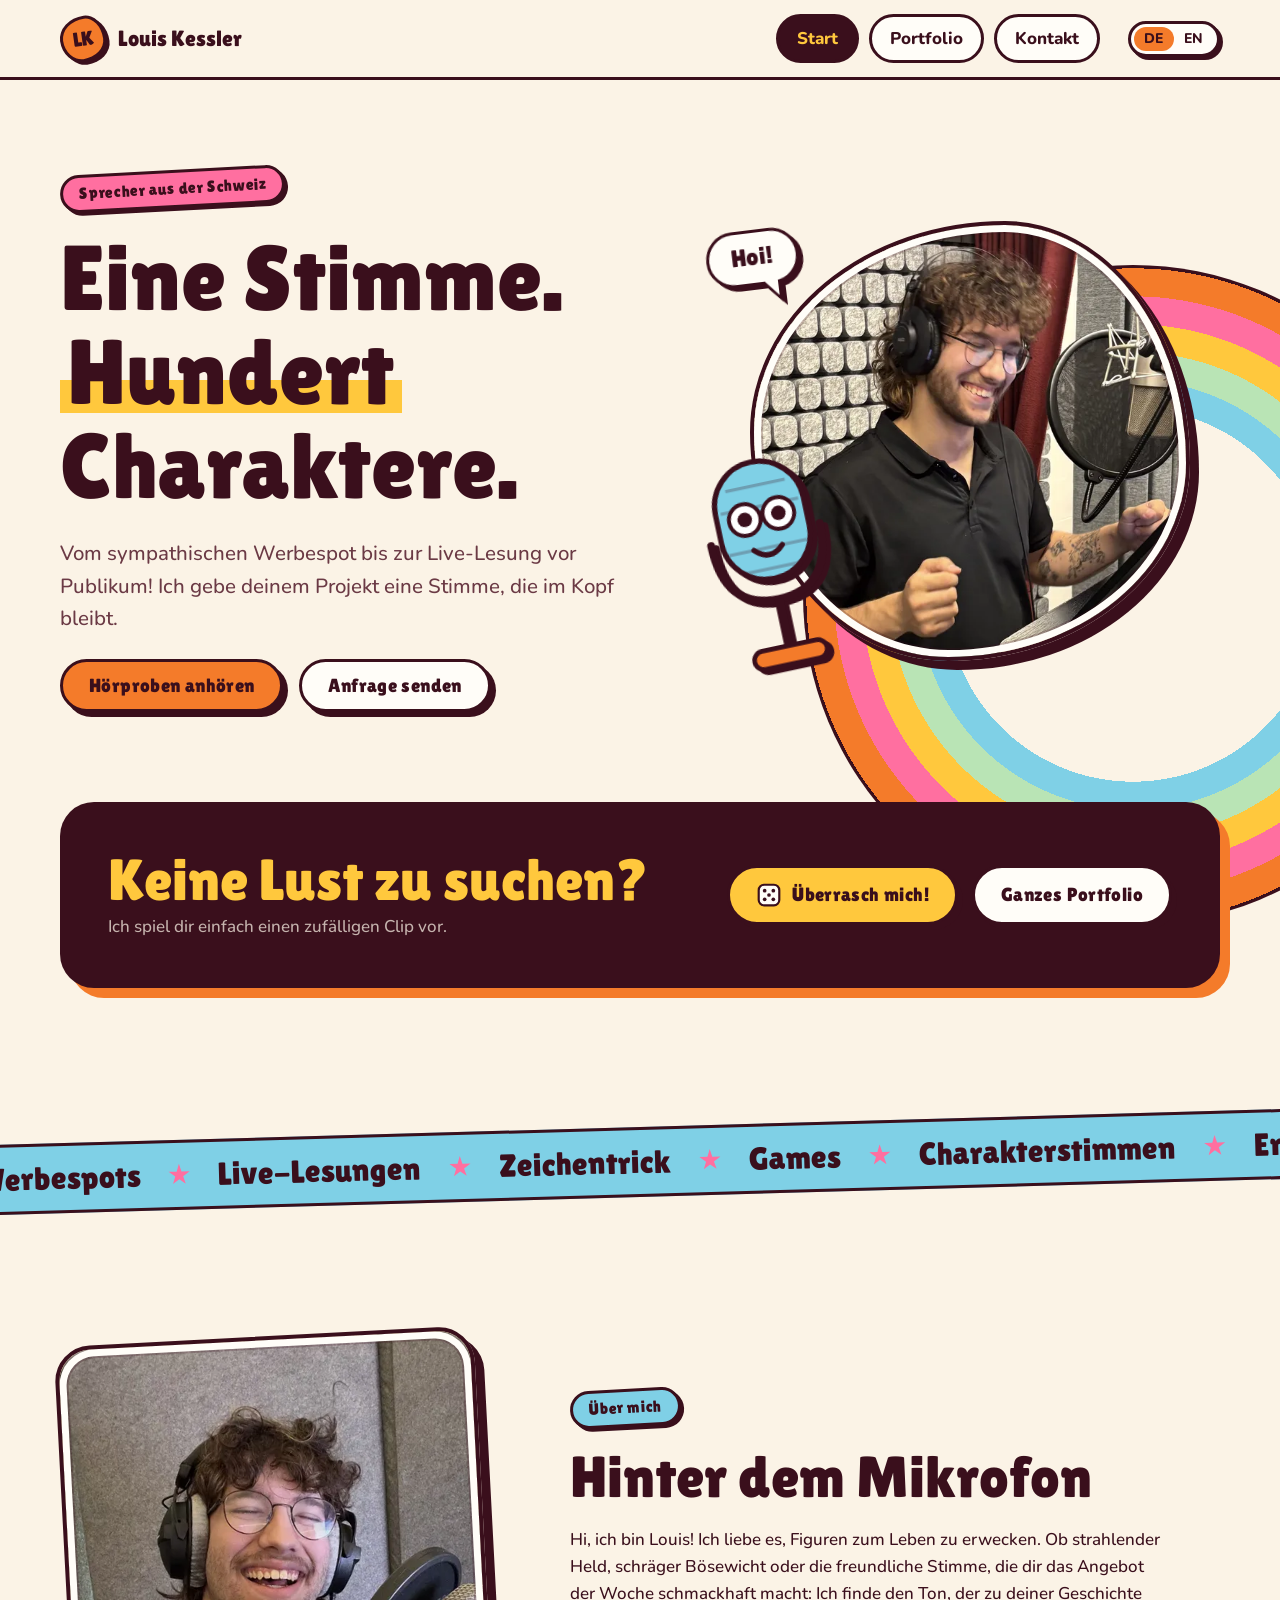
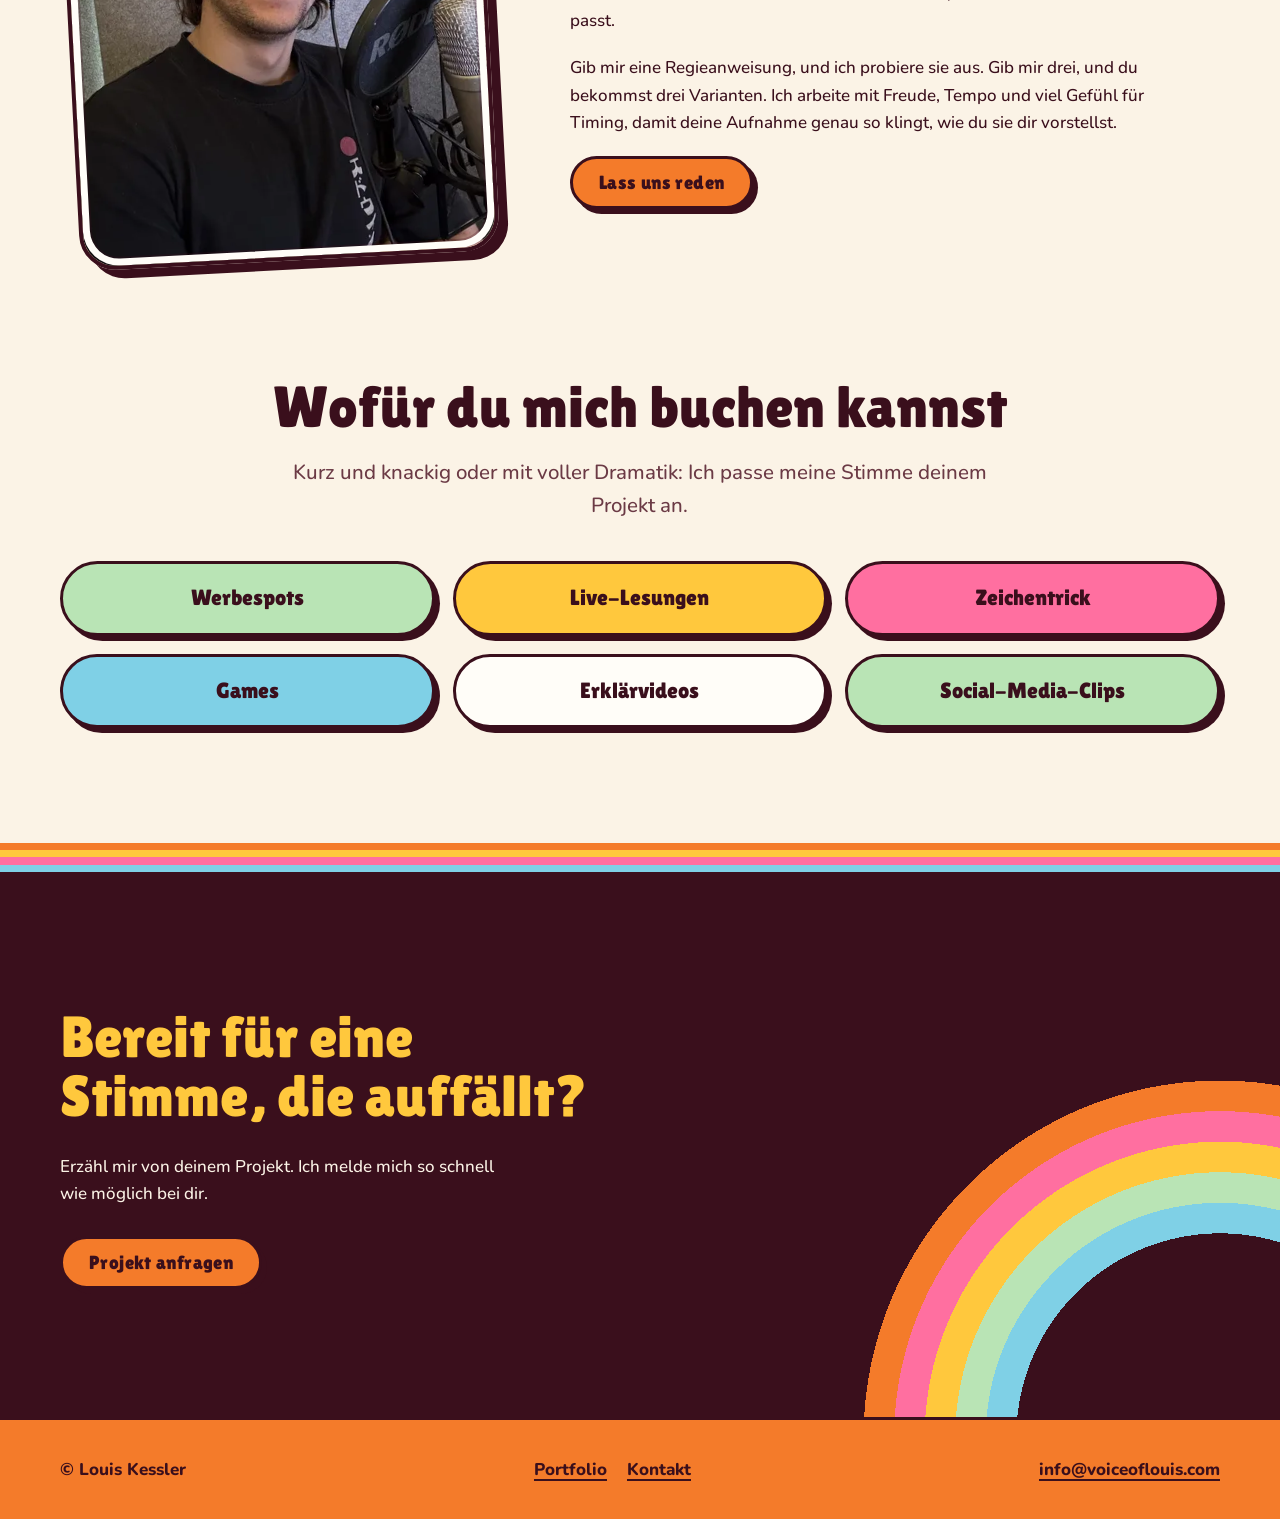
<file: index.html>
<!doctype html>
<html lang="de">
<head>
    <meta charset="utf-8"/>
    <title data-i18n="home.meta.title">Louis Kessler | Sprecher für Werbung, Live-Lesungen &amp; Charaktere</title>
    <meta content="width=device-width, initial-scale=1" name="viewport"/>
    <meta content="Louis Kessler ist Sprecher aus der Schweiz: Werbespots, Live-Lesungen und Charakterstimmen mit Energie und Witz. Jetzt reinhören und anfragen."
          name="description" data-i18n-attr="content:home.meta.desc">
    <!-- Preview for the client, not public yet -->
    <meta content="noindex, nofollow" name="robots">
    <meta property="og:type" content="website">
    <meta property="og:title" content="Louis Kessler | Sprecher">
    <meta property="og:description" content="Werbespots, Live-Lesungen und Charakterstimmen. Jetzt reinhören!">
    <meta property="og:image" content="https://voiceoflouis.com/assets/img/louis-og.jpg">
    <meta property="og:url" content="https://voiceoflouis.com/">
    <link href="assets/img/favicon.svg" rel="icon" type="image/svg+xml">
    <link crossorigin href="https://fonts.gstatic.com" rel="preconnect">
    <link href="https://fonts.googleapis.com/css2?family=Lilita+One&family=Nunito:wght@500;700;800&display=swap" rel="stylesheet">
    <link href="assets/css/louis.css" rel="stylesheet">
</head>
<body>
<header class="site-head">
    <div class="wrap">
        <a class="logo" href="./"><span class="logo-badge">LK</span><span>Louis Kessler</span></a>
        <nav class="nav" aria-label="Hauptnavigation" data-i18n-attr="aria-label:nav.label">
            <a href="./" aria-current="page" data-i18n="nav.home">Start</a>
            <a href="portfolio/" data-i18n="nav.portfolio">Portfolio</a>
            <a href="contact/" data-i18n="nav.contact">Kontakt</a>
        </nav>
        <div class="lang" role="group" aria-label="Sprache" data-i18n-attr="aria-label:lang.label">
            <button type="button" data-lang="de" aria-pressed="true" aria-label="Deutsch">DE</button>
            <button type="button" data-lang="en" aria-pressed="false" aria-label="English">EN</button>
        </div>
    </div>
</header>

<main>
    <section class="hero">
        <div class="wrap">
            <div class="hero-text">
                <span class="sticker" data-i18n="home.hero.sticker">Sprecher aus der Schweiz</span>
                <h1 data-i18n="home.hero.title">Eine Stimme. <span class="mark">Hundert</span> Charaktere.</h1>
                <p class="lead" data-i18n="home.hero.lead">Vom sympathischen Werbespot bis zur Live-Lesung vor Publikum! Ich gebe deinem Projekt eine Stimme, die im Kopf bleibt.</p>
                <div class="btns">
                    <a class="btn" href="portfolio/" data-i18n="btn.listen">Hörproben anhören</a>
                    <a class="btn ghost" href="mailto:info@voiceoflouis.com" data-i18n="btn.request">Anfrage senden</a>
                </div>
            </div>
            <div class="hero-art">
                <div class="rings" aria-hidden="true"></div>
                <div class="photo">
                    <img src="assets/img/louis-hero-1000.webp"
                         srcset="assets/img/louis-hero-600.webp 600w, assets/img/louis-hero-1000.webp 1000w"
                         sizes="(max-width: 900px) 80vw, 440px" width="1000" height="1000"
                         alt="Louis Kessler mit Kopfhörern am Mikrofon in der Sprecherkabine"
                         data-i18n-attr="alt:home.hero.alt" fetchpriority="high">
                </div>
                <!-- Click plays a random "Hoi!" (assets/audio/hoi1-3.mp3); the random clip button never picks these -->
                <button class="bubble" type="button" aria-label="Hoi sagen" data-i18n-attr="aria-label:home.hero.hoi">Hoi!</button>
                <div class="mascot" aria-hidden="true">
                    <svg viewBox="0 0 100 172">
                        <path d="M8 62 q0 50 42 50 q42 0 42 -50" style="fill:none;stroke:var(--ink);stroke-width:6;stroke-linecap:round"/>
                        <path d="M50 112 v38" style="stroke:var(--ink);stroke-width:7"/>
                        <rect x="22" y="148" width="56" height="14" rx="7" style="fill:var(--orange);stroke:var(--ink);stroke-width:3.5"/>
                        <rect x="16" y="6" width="68" height="90" rx="34" style="fill:var(--sky);stroke:var(--ink);stroke-width:4"/>
                        <path d="M27 24h46M20 40h60M20 72h60M27 88h46" style="stroke:var(--ink);stroke-width:2.5;opacity:.25"/>
                        <circle class="eye" cx="37" cy="48" r="12" style="fill:#fff;stroke:var(--ink);stroke-width:3"/>
                        <circle class="pupil" cx="37" cy="48" r="5.5" style="fill:var(--ink)"/>
                        <circle class="eye" cx="63" cy="48" r="12" style="fill:#fff;stroke:var(--ink);stroke-width:3"/>
                        <circle class="pupil" cx="63" cy="48" r="5.5" style="fill:var(--ink)"/>
                        <path d="M39 72 q11 11 22 0" style="fill:none;stroke:var(--ink);stroke-width:4;stroke-linecap:round"/>
                    </svg>
                </div>
            </div>
        </div>
    </section>

    <section class="section" style="padding-top:0">
        <div class="wrap">
            <!-- Random clip: plays any audio demo from the portfolio page (louis.js, "random clip") -->
            <div class="panel shuffle">
                <div class="shuffle-head">
                    <div class="shuffle-q">
                        <h2 data-i18n="home.shuffle.q">Keine Lust zu suchen?</h2>
                        <p data-i18n="home.shuffle.sub">Ich spiel dir einfach einen zufälligen Clip vor.</p>
                    </div>
                    <div class="shuffle-actions">
                        <button class="btn sun shuffle-btn" type="button">
                            <svg class="dice" viewBox="0 0 24 24" aria-hidden="true"><rect x="2.5" y="2.5" width="19" height="19" rx="5"/><circle cx="8" cy="8" r="1.7"/><circle cx="16" cy="8" r="1.7"/><circle cx="12" cy="12" r="1.7"/><circle cx="8" cy="16" r="1.7"/><circle cx="16" cy="16" r="1.7"/></svg>
                            <span data-i18n="home.shuffle.btn">Überrasch mich!</span>
                        </button>
                        <a class="btn ghost" href="portfolio/" data-i18n="home.demos.all">Ganzes Portfolio</a>
                    </div>
                </div>
                <div class="shuffle-now" hidden>
                    <button class="play" type="button" aria-label="Abspielen oder pausieren" data-i18n-attr="aria-label:home.shuffle.toggle" aria-pressed="false">
                        <svg class="i-play" viewBox="0 0 24 24"><path d="M7 4.5v15l12.5-7.5z"/></svg>
                        <svg class="i-pause" viewBox="0 0 24 24"><path d="M6 4h4.5v16H6zM13.5 4H18v16h-4.5z"/></svg>
                    </button>
                    <div class="shuffle-body">
                        <div class="shuffle-title" aria-live="polite"><small data-i18n="home.shuffle.now">Jetzt läuft</small> <strong class="shuffle-name"></strong></div>
                        <div class="progress" role="slider" tabindex="0" aria-label="Position" aria-valuemin="0" aria-valuemax="100" aria-valuenow="0">
                            <div class="progress-fill"><span class="progress-knob"></span></div>
                        </div>
                    </div>
                    <span class="time">0:00 / 0:00</span>
                </div>
            </div>
        </div>
    </section>

    <div class="ticker" aria-hidden="true">
        <div class="ticker-track">
            <span data-i18n="ticker.1">Werbespots</span><span data-i18n="ticker.2">Live-Lesungen</span><span data-i18n="ticker.3">Zeichentrick</span><span data-i18n="ticker.4">Games</span><span data-i18n="ticker.5">Charakterstimmen</span><span data-i18n="ticker.6">Erklärvideos</span>
        </div>
    </div>

    <section class="section">
        <div class="wrap split">
            <div class="photo">
                <img src="assets/img/louis-mic-880.webp"
                     srcset="assets/img/louis-mic-480.webp 480w, assets/img/louis-mic-880.webp 880w"
                     sizes="(max-width: 900px) min(100vw, 420px), 420px" width="880" height="1100"
                     alt="Louis Kessler lacht vor dem Mikrofon in die Kamera"
                     data-i18n-attr="alt:home.about.alt" loading="lazy">
            </div>
            <div class="stack">
                <span class="sticker sky" data-i18n="home.about.sticker">Über mich</span>
                <h2 data-i18n="home.about.title">Hinter dem Mikrofon</h2>
                <p data-i18n="home.about.p1">Hi, ich bin Louis! Ich liebe es, Figuren zum Leben zu erwecken. Ob strahlender Held, schräger Bösewicht oder die freundliche Stimme, die dir das Angebot der Woche schmackhaft macht: Ich finde den Ton, der zu deiner Geschichte passt.</p>
                <p data-i18n="home.about.p2">Gib mir eine Regieanweisung, und ich probiere sie aus. Gib mir drei, und du bekommst drei Varianten. Ich arbeite mit Freude, Tempo und viel Gefühl für Timing, damit deine Aufnahme genau so klingt, wie du sie dir vorstellst.</p>
                <div class="btns"><a class="btn" href="mailto:info@voiceoflouis.com" data-i18n="home.about.cta">Lass uns reden</a></div>
            </div>
        </div>
    </section>

    <section class="section" style="padding-top:0">
        <div class="wrap stack center" style="gap:40px">
            <div class="stack center">
                <h2 data-i18n="home.services.title">Wofür du mich buchen kannst</h2>
                <p class="lead" data-i18n="home.services.lead">Kurz und knackig oder mit voller Dramatik: Ich passe meine Stimme deinem Projekt an.</p>
            </div>
            <div class="pills" style="width:100%">
                <div class="pill" data-i18n="service.1">Werbespots</div>
                <div class="pill" data-i18n="service.2">Live-Lesungen</div>
                <div class="pill" data-i18n="service.3">Zeichentrick</div>
                <div class="pill" data-i18n="service.4">Games</div>
                <div class="pill" data-i18n="service.5">Erklärvideos</div>
                <div class="pill" data-i18n="service.6">Social-Media-Clips</div>
            </div>
        </div>
    </section>

    <div class="stripes" aria-hidden="true"></div>
    <section class="cta">
        <div class="rings" aria-hidden="true"></div>
        <div class="wrap">
            <h2 data-i18n="home.cta.title">Bereit für eine Stimme, die auffällt?</h2>
            <p data-i18n="home.cta.text">Erzähl mir von deinem Projekt. Ich melde mich so schnell wie möglich bei dir.</p>
            <a class="btn" href="mailto:info@voiceoflouis.com" data-i18n="home.cta.button">Projekt anfragen</a>
        </div>
    </section>
</main>

<footer class="site-foot">
    <div class="wrap">
        <span>© Louis Kessler</span>
        <nav aria-label="Fusszeile" data-i18n-attr="aria-label:foot.label">
            <a href="portfolio/" data-i18n="nav.portfolio">Portfolio</a>
            <a href="contact/" data-i18n="nav.contact">Kontakt</a>
        </nav>
        <a href="mailto:info@voiceoflouis.com">info@voiceoflouis.com</a>
    </div>
</footer>
<script src="assets/js/louis.js"></script>
<script src="assets/js/i18n.js"></script>
</body>
</html>
</file>
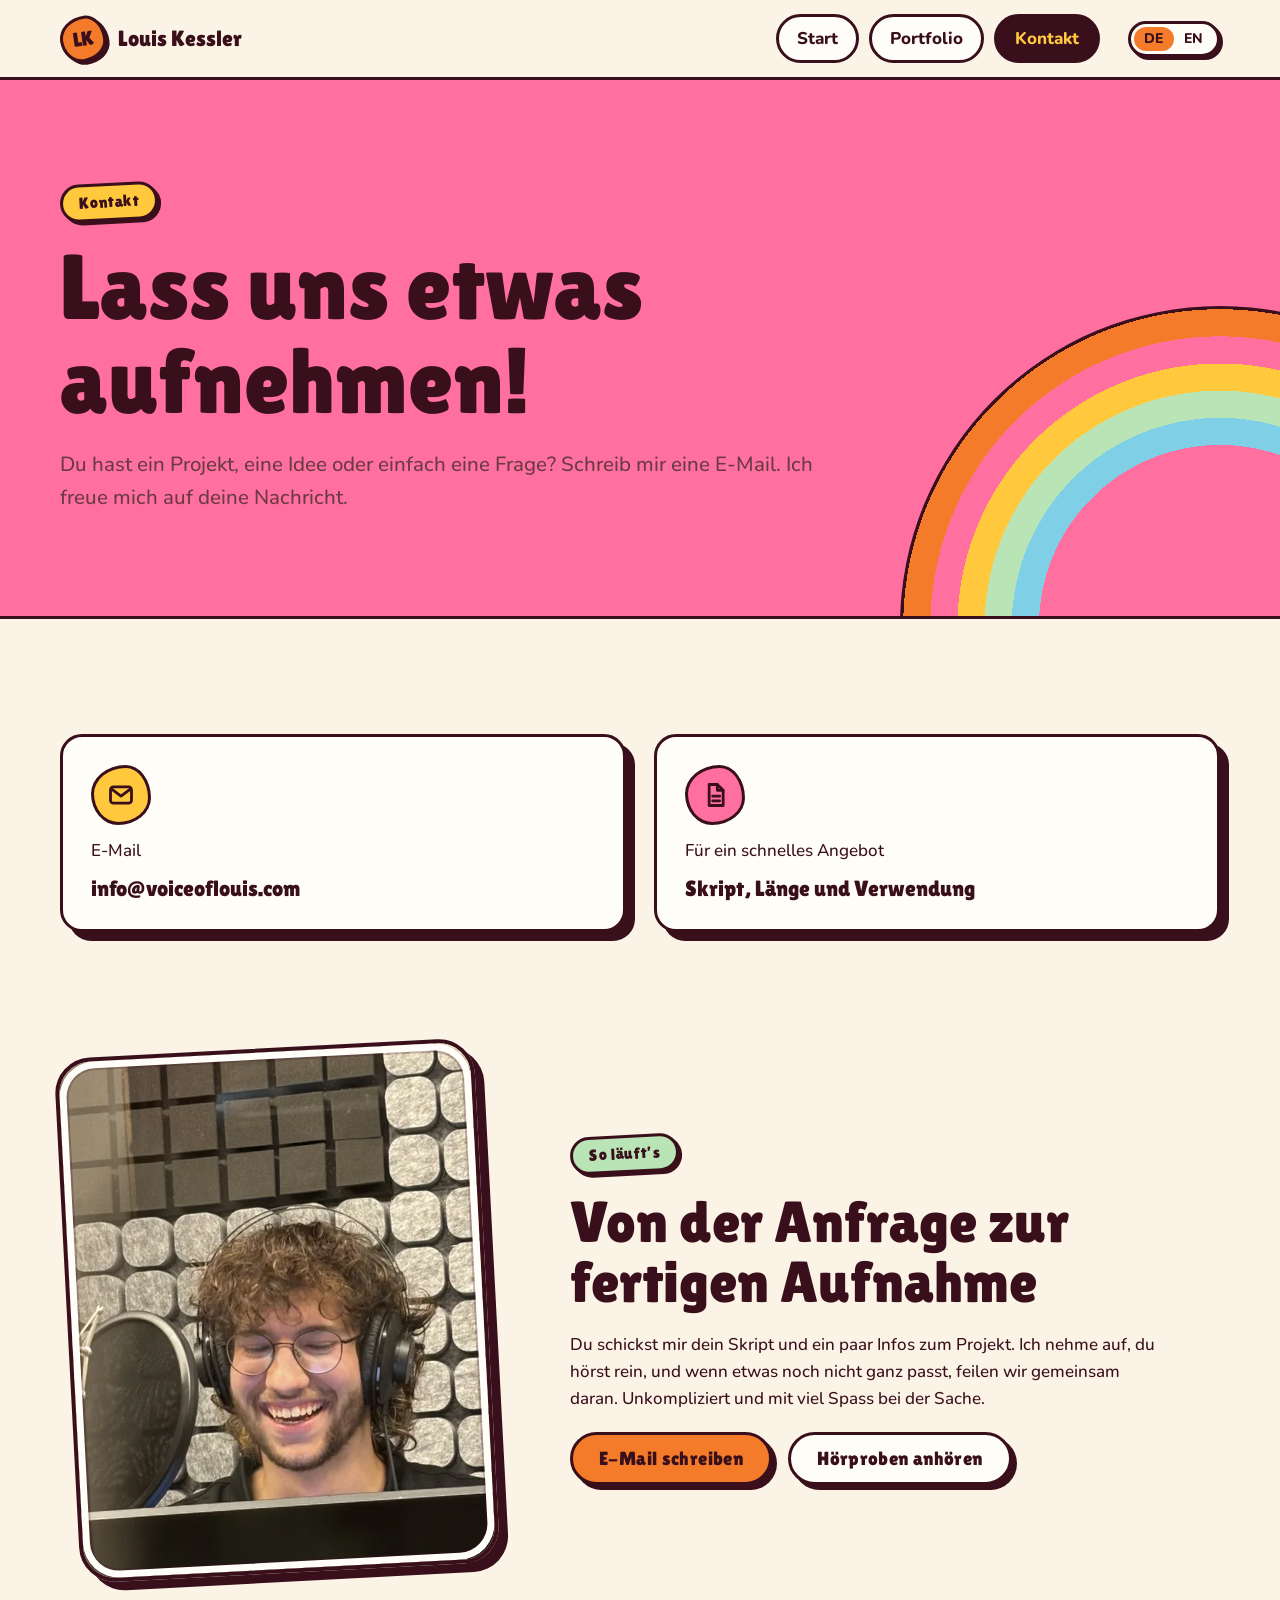
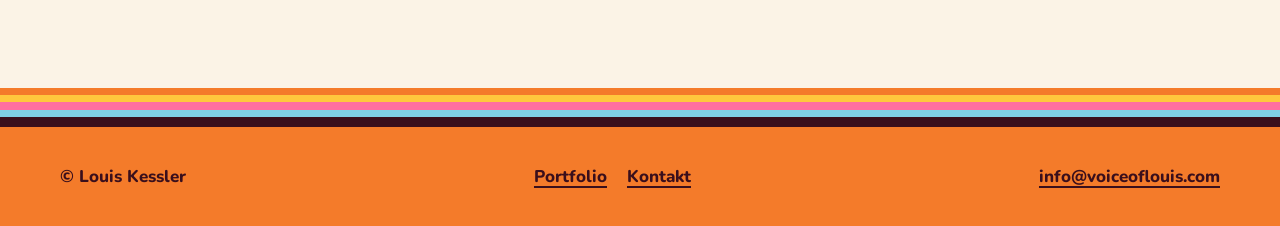
<file: contact/index.html>
<!doctype html>
<html lang="de">
<head>
    <meta charset="utf-8"/>
    <title data-i18n="contact.meta.title">Kontakt | Louis Kessler</title>
    <meta content="width=device-width, initial-scale=1" name="viewport"/>
    <meta content="Louis Kessler als Sprecher buchen: Schreib eine E-Mail mit deinem Projekt."
          name="description" data-i18n-attr="content:contact.meta.desc">
    <!-- Preview for the client, not public yet -->
    <meta content="noindex, nofollow" name="robots">
    <meta property="og:type" content="website">
    <meta property="og:title" content="Louis Kessler | Kontakt">
    <meta property="og:description" content="Louis als Sprecher buchen: Schreib ihm eine E-Mail.">
    <meta property="og:image" content="https://voiceoflouis.com/assets/img/louis-og.jpg">
    <meta property="og:url" content="https://voiceoflouis.com/contact/">
    <link href="../assets/img/favicon.svg" rel="icon" type="image/svg+xml">
    <link crossorigin href="https://fonts.gstatic.com" rel="preconnect">
    <link href="https://fonts.googleapis.com/css2?family=Lilita+One&family=Nunito:wght@500;700;800&display=swap" rel="stylesheet">
    <link href="../assets/css/louis.css" rel="stylesheet">
</head>
<body>
<header class="site-head">
    <div class="wrap">
        <a class="logo" href="../"><span class="logo-badge">LK</span><span>Louis Kessler</span></a>
        <nav class="nav" aria-label="Hauptnavigation" data-i18n-attr="aria-label:nav.label">
            <a href="../" data-i18n="nav.home">Start</a>
            <a href="../portfolio/" data-i18n="nav.portfolio">Portfolio</a>
            <a href="../contact/" aria-current="page" data-i18n="nav.contact">Kontakt</a>
        </nav>
        <div class="lang" role="group" aria-label="Sprache" data-i18n-attr="aria-label:lang.label">
            <button type="button" data-lang="de" aria-pressed="true" aria-label="Deutsch">DE</button>
            <button type="button" data-lang="en" aria-pressed="false" aria-label="English">EN</button>
        </div>
    </div>
</header>

<main>
    <section class="page-head" style="background:var(--pink)">
        <div class="rings" aria-hidden="true"></div>
        <div class="wrap">
            <span class="sticker sun" data-i18n="nav.contact">Kontakt</span>
            <h1 data-i18n="contact.title">Lass uns etwas aufnehmen!</h1>
            <p class="lead" data-i18n="contact.lead">Du hast ein Projekt, eine Idee oder einfach eine Frage? Schreib mir eine E-Mail. Ich freue mich auf deine Nachricht.</p>
        </div>
    </section>

    <!-- Contact is email only, on purpose: no phone number. -->
    <section class="section">
        <div class="wrap contact-grid">
            <a class="contact-card" href="mailto:info@voiceoflouis.com">
                <span class="icon"><svg viewBox="0 0 24 24" aria-hidden="true"><rect x="3" y="5" width="18" height="14" rx="2.5"/><path d="M4 7l8 6 8-6"/></svg></span>
                <span data-i18n="contact.email.label">E-Mail</span>
                <strong>info@<wbr>voiceoflouis.com</strong>
            </a>
            <div class="contact-card">
                <span class="icon"><svg viewBox="0 0 24 24" aria-hidden="true"><path d="M7 3h7l5 5v13H7z"/><path d="M14 3v5h5M10 13h6M10 17h6"/></svg></span>
                <span data-i18n="contact.quote.label">Für ein schnelles Angebot</span>
                <strong data-i18n="contact.quote.value">Skript, Länge und Verwendung</strong>
            </div>
        </div>
    </section>

    <section class="section" style="padding-top:0">
        <div class="wrap split">
            <div class="photo">
                <img src="../assets/img/louis-booth-880.webp"
                     srcset="../assets/img/louis-booth-480.webp 480w, ../assets/img/louis-booth-880.webp 880w"
                     sizes="(max-width: 900px) min(100vw, 420px), 420px" width="880" height="1100"
                     alt="Louis Kessler in der Sprecherkabine, durch die Scheibe fotografiert"
                     data-i18n-attr="alt:contact.how.alt" loading="lazy">
            </div>
            <div class="stack">
                <span class="sticker mint" data-i18n="contact.how.sticker">So läuft’s</span>
                <h2 data-i18n="contact.how.title">Von der Anfrage zur fertigen Aufnahme</h2>
                <p data-i18n="contact.how.text">Du schickst mir dein Skript und ein paar Infos zum Projekt. Ich nehme auf, du hörst rein, und wenn etwas noch nicht ganz passt, feilen wir gemeinsam daran. Unkompliziert und mit viel Spass bei der Sache.</p>
                <div class="btns">
                    <a class="btn" href="mailto:info@voiceoflouis.com" data-i18n="btn.write">E-Mail schreiben</a>
                    <a class="btn ghost" href="../portfolio/" data-i18n="btn.listen">Hörproben anhören</a>
                </div>
            </div>
        </div>
    </section>

    <div class="stripes" aria-hidden="true"></div>
</main>

<footer class="site-foot">
    <div class="wrap">
        <span>© Louis Kessler</span>
        <nav aria-label="Fusszeile" data-i18n-attr="aria-label:foot.label">
            <a href="../portfolio/" data-i18n="nav.portfolio">Portfolio</a>
            <a href="../contact/" data-i18n="nav.contact">Kontakt</a>
        </nav>
        <a href="mailto:info@voiceoflouis.com">info@voiceoflouis.com</a>
    </div>
</footer>
<script src="../assets/js/louis.js"></script>
<script src="../assets/js/i18n.js"></script>
</body>
</html>
</file>
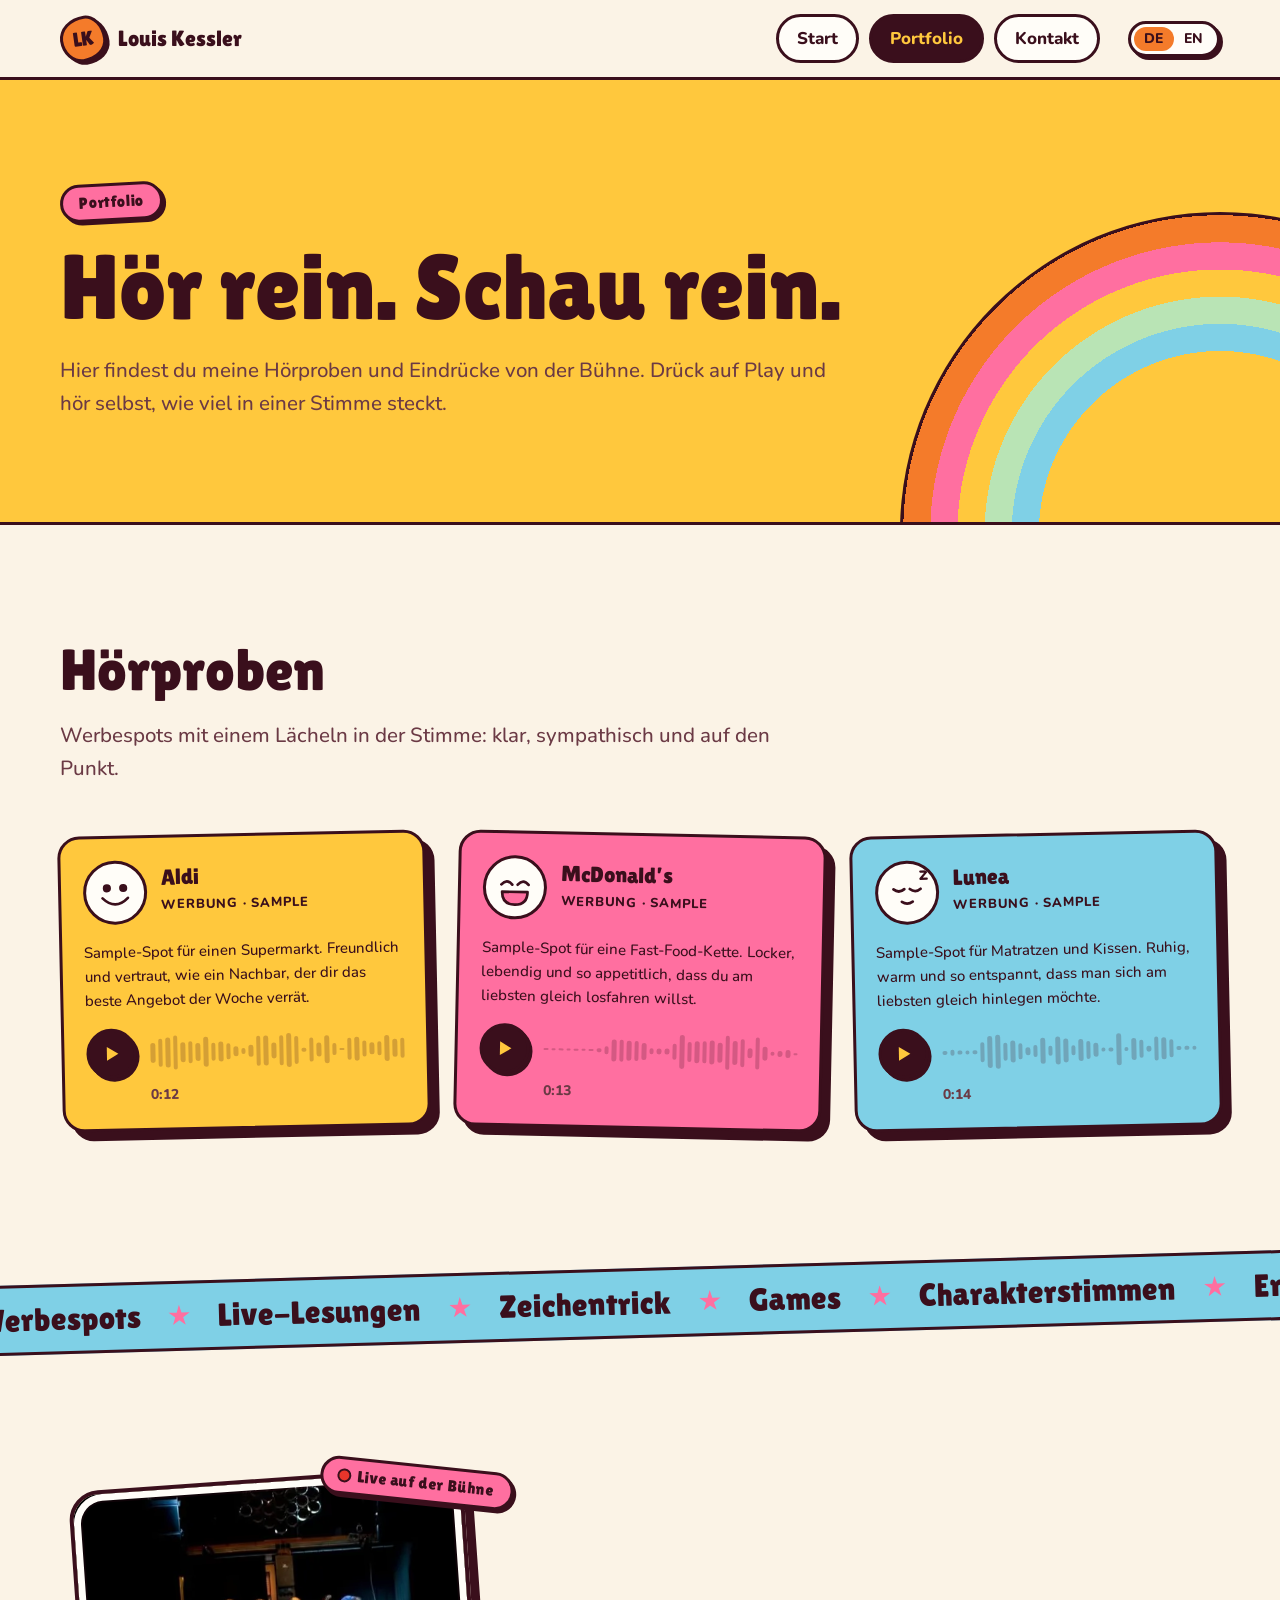
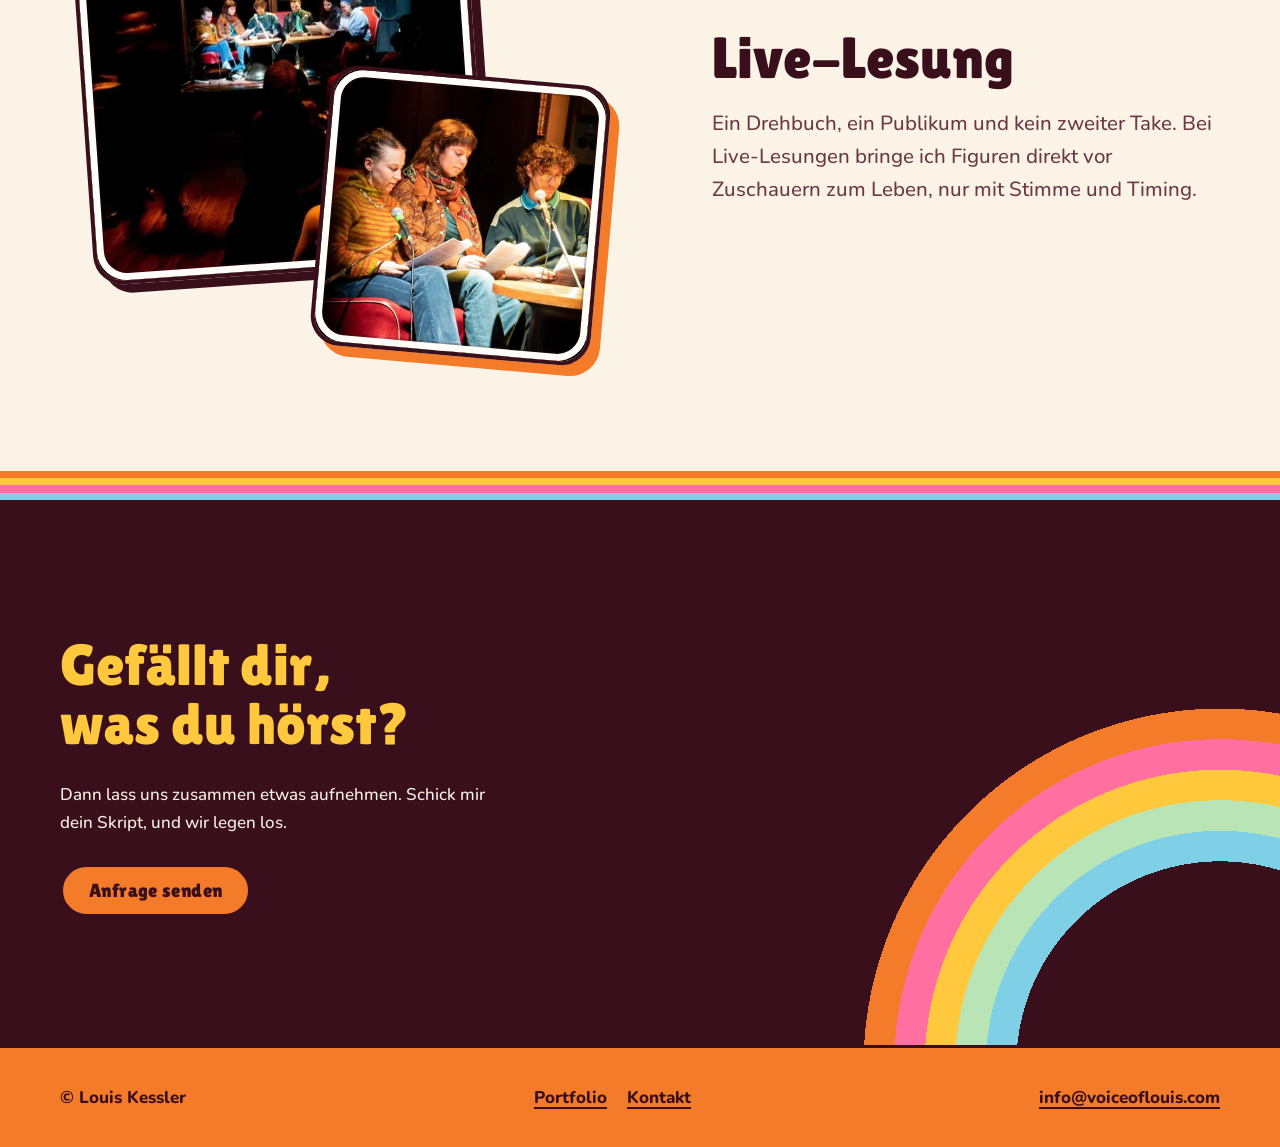
<file: portfolio/index.html>
<!doctype html>
<html lang="de">
<head>
    <meta charset="utf-8"/>
    <title>Portfolio | Louis Kessler</title>
    <meta content="width=device-width, initial-scale=1" name="viewport"/>
    <meta content="Hörproben und Live-Lesungen von Louis Kessler: Werbespots zum Reinhören, Eindrücke von der Bühne."
          name="description" data-i18n-attr="content:portfolio.meta.desc">
    <!-- Preview for the client, not public yet -->
    <meta content="noindex, nofollow" name="robots">
    <meta property="og:type" content="website">
    <meta property="og:title" content="Louis Kessler | Portfolio">
    <meta property="og:description" content="Hörproben und Live-Lesungen von Louis Kessler.">
    <meta property="og:image" content="https://voiceoflouis.com/assets/img/louis-og.jpg">
    <meta property="og:url" content="https://voiceoflouis.com/portfolio/">
    <link href="../assets/img/favicon.svg" rel="icon" type="image/svg+xml">
    <link crossorigin href="https://fonts.gstatic.com" rel="preconnect">
    <link href="https://fonts.googleapis.com/css2?family=Lilita+One&family=Nunito:wght@500;700;800&display=swap" rel="stylesheet">
    <link href="../assets/css/louis.css" rel="stylesheet">
</head>
<body>
<header class="site-head">
    <div class="wrap">
        <a class="logo" href="../"><span class="logo-badge">LK</span><span>Louis Kessler</span></a>
        <nav class="nav" aria-label="Hauptnavigation" data-i18n-attr="aria-label:nav.label">
            <a href="../" data-i18n="nav.home">Start</a>
            <a href="../portfolio/" aria-current="page" data-i18n="nav.portfolio">Portfolio</a>
            <a href="../contact/" data-i18n="nav.contact">Kontakt</a>
        </nav>
        <div class="lang" role="group" aria-label="Sprache" data-i18n-attr="aria-label:lang.label">
            <button type="button" data-lang="de" aria-pressed="true" aria-label="Deutsch">DE</button>
            <button type="button" data-lang="en" aria-pressed="false" aria-label="English">EN</button>
        </div>
    </div>
</header>

<main>
    <section class="page-head">
        <div class="rings" aria-hidden="true"></div>
        <div class="wrap">
            <span class="sticker">Portfolio</span>
            <h1 data-i18n="portfolio.title">Hör rein. Schau rein.</h1>
            <p class="lead" data-i18n="portfolio.lead">Hier findest du meine Hörproben und Eindrücke von der Bühne. Drück auf Play und hör selbst, wie viel in einer Stimme steckt.</p>
        </div>
    </section>

    <!-- Audio: one card per demo. See README.md, "Adding media" -->
    <section class="section" id="audio">
        <div class="wrap stack" style="gap:48px">
            <div class="stack">
                <h2 data-i18n="portfolio.audio.title">Hörproben</h2>
                <p class="lead" data-i18n="portfolio.audio.lead">Werbespots mit einem Lächeln in der Stimme: klar, sympathisch und auf den Punkt.</p>
            </div>
            <div class="cards">
                <article class="card">
                    <div class="card-face">
                        <div class="face"><svg viewBox="0 0 64 64" aria-hidden="true" style="fill:none;stroke:var(--ink);stroke-width:3;stroke-linecap:round"><circle cx="23" cy="27" r="3" style="fill:var(--ink)"/><circle cx="41" cy="27" r="3" style="fill:var(--ink)"/><path d="M18 38 q14 14 28 0"/></svg></div>
                        <div><h3>Aldi</h3><small data-i18n="demo.tag.commercial">Werbung · Sample</small></div>
                    </div>
                    <p data-i18n="portfolio.aldi.text">Sample-Spot für einen Supermarkt. Freundlich und vertraut, wie ein Nachbar, der dir das beste Angebot der Woche verrät.</p>
                    <div class="demo" data-src="../assets/audio/aldi_sample_commercial.mp3">
                        <button class="play" type="button" aria-label="Aldi-Werbung abspielen" data-i18n-attr="aria-label:demo.aldi.play" aria-pressed="false">
                            <svg class="i-play" viewBox="0 0 24 24"><path d="M7 4.5v15l12.5-7.5z"/></svg>
                            <svg class="i-pause" viewBox="0 0 24 24"><path d="M6 4h4.5v16H6zM13.5 4H18v16h-4.5z"/></svg>
                        </button>
                        <div class="wave" aria-label="Position" data-peaks="59,80,87,99,61,63,51,90,54,58,49,27,16,37,88,86,48,88,100,84,14,70,44,82,33,8,63,68,46,35,40,74,52,59"></div>
                        <span class="time">0:12</span>
                    </div>
                </article>
                <article class="card">
                    <div class="card-face">
                        <div class="face"><svg viewBox="0 0 64 64" aria-hidden="true" style="fill:none;stroke:var(--ink);stroke-width:3;stroke-linecap:round;stroke-linejoin:round"><path d="M17 29 q6 -7 12 0M35 29 q6 -7 12 0"/><path d="M18 37 h28 q0 14 -14 14 q-14 0 -14 -14z" style="fill:var(--pink)"/></svg></div>
                        <div><h3>McDonald’s</h3><small data-i18n="demo.tag.commercial">Werbung · Sample</small></div>
                    </div>
                    <p data-i18n="portfolio.mcd.text">Sample-Spot für eine Fast-Food-Kette. Locker, lebendig und so appetitlich, dass du am liebsten gleich losfahren willst.</p>
                    <div class="demo" data-src="../assets/audio/mcdonalds_sample_commercial.mp3">
                        <button class="play" type="button" aria-label="McDonald’s-Werbung abspielen" data-i18n-attr="aria-label:demo.mcd.play" aria-pressed="false">
                            <svg class="i-play" viewBox="0 0 24 24"><path d="M7 4.5v15l12.5-7.5z"/></svg>
                            <svg class="i-pause" viewBox="0 0 24 24"><path d="M6 4h4.5v16H6zM13.5 4H18v16h-4.5z"/></svg>
                        </button>
                        <div class="wave" aria-label="Position" data-peaks="8,8,8,8,8,8,8,13,24,63,67,58,56,50,17,18,19,48,99,59,67,62,73,59,100,70,82,32,97,39,13,19,21,8"></div>
                        <span class="time">0:13</span>
                    </div>
                </article>
                <article class="card">
                    <div class="card-face">
                        <div class="face"><svg viewBox="0 0 64 64" aria-hidden="true" style="fill:none;stroke:var(--ink);stroke-width:3;stroke-linecap:round;stroke-linejoin:round"><path d="M17 28 q6 5 12 0M35 28 q6 5 12 0"/><path d="M26 42 q6 4 12 0"/><path d="M47 9 h7 l-7 8 h7" style="stroke-width:2.4"/></svg></div>
                        <div><h3>Lunea</h3><small data-i18n="demo.tag.commercial">Werbung · Sample</small></div>
                    </div>
                    <p data-i18n="portfolio.lunea.text">Sample-Spot für Matratzen und Kissen. Ruhig, warm und so entspannt, dass man sich am liebsten gleich hinlegen möchte.</p>
                    <div class="demo" data-src="../assets/audio/lunea.mp3">
                        <button class="play" type="button" aria-label="Lunea-Werbung abspielen" data-i18n-attr="aria-label:demo.lunea.play" aria-pressed="false">
                            <svg class="i-play" viewBox="0 0 24 24"><path d="M7 4.5v15l12.5-7.5z"/></svg>
                            <svg class="i-pause" viewBox="0 0 24 24"><path d="M6 4h4.5v16H6zM13.5 4H18v16h-4.5z"/></svg>
                        </button>
                        <div class="wave" aria-label="Position" data-peaks="14,17,11,13,10,58,95,100,54,65,47,25,35,78,29,83,69,27,63,52,43,11,12,94,10,65,51,18,70,62,54,10,10,10"></div>
                        <span class="time">0:14</span>
                    </div>
                </article>
            </div>
        </div>
    </section>

    <div class="ticker" aria-hidden="true">
        <div class="ticker-track">
            <span data-i18n="ticker.1">Werbespots</span><span data-i18n="ticker.2">Live-Lesungen</span><span data-i18n="ticker.3">Zeichentrick</span><span data-i18n="ticker.4">Games</span><span data-i18n="ticker.5">Charakterstimmen</span><span data-i18n="ticker.6">Erklärvideos</span>
        </div>
    </div>

    <!-- Live script reading: two square stage photos as an overlapping collage, text beside them -->
    <section class="section" id="live">
        <div class="wrap reading">
            <div class="collage">
                <div class="photo collage-back">
                    <img src="../assets/img/reading2-800.webp"
                         srcset="../assets/img/reading2-480.webp 480w, ../assets/img/reading2-800.webp 800w"
                         sizes="(max-width: 900px) 70vw, 400px" width="800" height="800"
                         alt="Die Bühne der Drehbuchlesung, aus dem Publikum gesehen"
                         data-i18n-attr="alt:portfolio.reading.alt2" loading="lazy">
                </div>
                <div class="photo collage-front">
                    <img src="../assets/img/reading1-800.webp"
                         srcset="../assets/img/reading1-480.webp 480w, ../assets/img/reading1-800.webp 800w"
                         sizes="(max-width: 900px) 50vw, 290px" width="800" height="800"
                         alt="Louis Kessler liest bei einer Live-Lesung am Mikrofon aus dem Drehbuch"
                         data-i18n-attr="alt:portfolio.reading.alt1" loading="lazy">
                </div>
                <span class="sticker live" data-i18n="portfolio.reading.sticker">Live auf der Bühne</span>
            </div>
            <div class="stack">
                <h2 data-i18n="portfolio.reading.title">Live-Lesung</h2>
                <p class="lead" data-i18n="portfolio.reading.text">Ein Drehbuch, ein Publikum und kein zweiter Take. Bei Live-Lesungen bringe ich Figuren direkt vor Zuschauern zum Leben, nur mit Stimme und Timing.</p>
            </div>
        </div>
    </section>

    <div class="stripes" aria-hidden="true"></div>
    <section class="cta">
        <div class="rings" aria-hidden="true"></div>
        <div class="wrap">
            <h2 data-i18n="portfolio.cta.title">Gefällt dir, was du hörst?</h2>
            <p data-i18n="portfolio.cta.text">Dann lass uns zusammen etwas aufnehmen. Schick mir dein Skript, und wir legen los.</p>
            <a class="btn" href="mailto:info@voiceoflouis.com" data-i18n="btn.request">Anfrage senden</a>
        </div>
    </section>
</main>

<footer class="site-foot">
    <div class="wrap">
        <span>© Louis Kessler</span>
        <nav aria-label="Fusszeile" data-i18n-attr="aria-label:foot.label">
            <a href="../portfolio/" data-i18n="nav.portfolio">Portfolio</a>
            <a href="../contact/" data-i18n="nav.contact">Kontakt</a>
        </nav>
        <a href="mailto:info@voiceoflouis.com">info@voiceoflouis.com</a>
    </div>
</footer>
<script src="../assets/js/louis.js"></script>
<script src="../assets/js/i18n.js"></script>
</body>
</html>
</file>
<file: assets/css/louis.css>
/*
 * Louis Kessler, voice actor.
 * Hunter Guidroz's structure (cream page, maroon demo panel, retro stripes, orange footer),
 * simplified, with the "Bunt" direction's bright colours, chunky offset shadows and cartoon wobble.
 */
:root {
    --cream: #fbf3e6;
    --paper: #fffdf8;
    --ink: #3a0f1c;
    --ink-soft: #6b3a45;
    --orange: #f47b2a;
    --sun: #ffc83d;
    --pink: #ff6fa0;
    --sky: #7fd0e6;
    --mint: #b9e4b5;

    --display: "Lilita One", "Arial Rounded MT Bold", system-ui, sans-serif;
    --body: "Nunito", system-ui, -apple-system, "Segoe UI", Roboto, Arial, sans-serif;

    --border: 3px solid var(--ink);
    --shadow: 5px 5px 0 var(--ink);
    --shadow-lg: 9px 9px 0 var(--ink);
    --radius: 22px;
    --gutter: max(16px, 4vw);
    --max: 1160px;
    --blob: 58% 42% 55% 45% / 48% 55% 45% 52%;
}

* {
    box-sizing: border-box;
}

html {
    scroll-behavior: smooth;
    /* stop iOS from enlarging text in landscape */
    -webkit-text-size-adjust: 100%;
    text-size-adjust: 100%;
}

/* no grey flash on tap; the buttons have their own pressed state */
a, button, [role="slider"] {
    -webkit-tap-highlight-color: transparent;
}

body {
    margin: 0;
    background: var(--cream);
    color: var(--ink);
    font: 500 17px/1.6 var(--body);
    -webkit-font-smoothing: antialiased;
    overflow-x: hidden;
}

main {
    overflow-x: clip;
}

img {
    max-width: 100%;
    display: block;
}

a {
    color: inherit;
}

h1, h2, h3 {
    font-family: var(--display);
    font-weight: 400;
    line-height: 1.02;
    margin: 0;
    text-wrap: balance;
}

h1 {
    font-size: clamp(44px, 7.4vw, 92px);
}

h2 {
    font-size: clamp(34px, 4.8vw, 58px);
}

h3 {
    font-size: 22px;
}

p {
    margin: 0;
    max-width: 60ch;
}

:focus-visible {
    outline: 3px solid var(--orange);
    outline-offset: 3px;
}

.wrap {
    width: 100%;
    max-width: calc(var(--max) + 2 * var(--gutter));
    margin: 0 auto;
    padding-inline: var(--gutter);
}

.section {
    padding-block: clamp(64px, 9vw, 120px);
}

.stack {
    display: grid;
    gap: 20px;
    align-content: start;
}

.lead {
    font-size: clamp(18px, 1.6vw, 21px);
    color: var(--ink-soft);
}

/* ---------- buttons ---------- */
.btn {
    display: inline-flex;
    align-items: center;
    gap: 10px;
    padding: 14px 26px;
    border: var(--border);
    border-radius: 999px;
    background: var(--orange);
    color: var(--ink);
    font: 400 19px/1 var(--display);
    letter-spacing: .02em;
    text-decoration: none;
    box-shadow: var(--shadow);
    cursor: pointer;
    transition: transform .15s ease, box-shadow .15s ease;
}

@media (hover: hover) {
    .btn:hover {
        transform: translate(-2px, -2px) rotate(-1.5deg);
        box-shadow: 7px 7px 0 var(--ink);
    }
}

.btn:active {
    transform: translate(3px, 3px);
    box-shadow: 1px 1px 0 var(--ink);
}

.btn.ghost {
    background: var(--paper);
}

.btn.sun {
    background: var(--sun);
}

.btns {
    display: flex;
    flex-wrap: wrap;
    gap: 16px;
}

/* ---------- stickers ---------- */
.sticker {
    display: inline-block;
    justify-self: start;
    padding: 7px 16px;
    border: var(--border);
    border-radius: 999px;
    background: var(--pink);
    font: 400 16px/1.1 var(--display);
    letter-spacing: .04em;
    transform: rotate(-3deg);
    box-shadow: 3px 3px 0 var(--ink);
}

.sticker.sun {
    background: var(--sun);
}

.sticker.sky {
    background: var(--sky);
}

.sticker.mint {
    background: var(--mint);
}

.mark {
    background: linear-gradient(transparent 58%, var(--sun) 58% 90%, transparent 90%);
    padding-inline: .08em;
}

/* ---------- header ---------- */
.site-head {
    position: sticky;
    top: 0;
    z-index: 20;
    background: var(--cream);
    border-bottom: var(--border);
}

.site-head .wrap {
    display: flex;
    align-items: center;
    gap: 16px 28px;
    flex-wrap: wrap;
    padding-block: 14px;
}

.logo {
    display: inline-flex;
    align-items: center;
    gap: 12px;
    margin-right: auto;
    text-decoration: none;
    font: 400 22px/1 var(--display);
}

.logo-badge {
    display: grid;
    place-items: center;
    width: 46px;
    height: 46px;
    border: var(--border);
    border-radius: var(--blob);
    background: var(--orange);
    font-size: 20px;
    transform: rotate(-8deg);
    box-shadow: 3px 3px 0 var(--ink);
    transition: transform .3s cubic-bezier(.3, 1.8, .5, 1);
}

@media (hover: hover) {
    .logo:hover .logo-badge {
        transform: rotate(10deg) scale(1.08);
    }
}

.nav {
    display: flex;
    flex-wrap: wrap;
    gap: 10px;
}

.nav a {
    padding: 8px 18px;
    border: var(--border);
    border-radius: 999px;
    background: var(--paper);
    font-weight: 800;
    text-decoration: none;
    transition: transform .15s ease, background .15s ease;
}

@media (hover: hover) {
    .nav a:hover {
        background: var(--sun);
        transform: rotate(-3deg);
    }
}

.nav a[aria-current="page"] {
    background: var(--ink);
    color: var(--sun);
}

/* DE / EN switch */
.lang {
    display: inline-flex;
    padding: 3px;
    border: var(--border);
    border-radius: 999px;
    background: var(--paper);
    box-shadow: 3px 3px 0 var(--ink);
}

.lang button {
    padding: 5px 10px;
    border: 0;
    border-radius: 999px;
    background: none;
    color: var(--ink);
    font: 800 14px/1 var(--body);
    letter-spacing: .04em;
    cursor: pointer;
    transition: background .15s ease, transform .2s cubic-bezier(.3, 1.8, .5, 1);
}

@media (hover: hover) {
    .lang button:hover {
        transform: rotate(-6deg);
    }
}

.lang button[aria-pressed="true"] {
    background: var(--orange);
}

/* ---------- hero ---------- */
/*
 * The hero's rainbow rings run on into the section below instead of being cut off.
 * main clips them sideways (overflow-x: clip); everything after the hero sits one layer up,
 * so the rings stay behind that content.
 */
.hero {
    position: relative;
    z-index: 0;
}

.hero ~ * {
    position: relative;
    z-index: 1;
}

.hero .wrap {
    display: grid;
    grid-template-columns: minmax(0, 1.1fr) minmax(0, .9fr);
    gap: 48px;
    align-items: center;
    padding-block: clamp(48px, 7vw, 96px);
}

.hero-text {
    display: grid;
    gap: 24px;
    min-width: 0;
}

.hero-art {
    position: relative;
    justify-self: center;
    width: min(100%, 440px);
    aspect-ratio: 1;
}

/* retro rainbow rings behind the photo, after Hunter's stripes */
.rings {
    position: absolute;
    width: 150%;
    aspect-ratio: 1;
    right: -62%;
    bottom: -60%;
    border-radius: 50%;
    background: radial-gradient(circle,
    transparent 0 40%,
    var(--sky) 40% 46%,
    var(--mint) 46% 52%,
    var(--sun) 52% 58%,
    var(--pink) 58% 64%,
    var(--orange) 64% 70%,
    var(--ink) 70% 72%,
    transparent 72%);
    z-index: 0;
}

.photo {
    position: relative;
    z-index: 1;
    width: 100%;
    height: 100%;
    border: 4px solid var(--ink);
    border-radius: var(--blob);
    box-shadow: var(--shadow-lg);
    overflow: hidden;
    background: repeating-linear-gradient(-45deg, #f6e2c4 0 14px, #f1d7b1 14px 28px);
}

.photo img {
    position: absolute;
    inset: 0;
    width: 100%;
    height: 100%;
    object-fit: cover;
    object-position: 50% 25%;
}

/*
 * The photos are not cut out, so instead of feathering they get a sticker treatment:
 * a light warm grade pulls the grey studio walls toward the cream page, and a paper
 * ring inside the ink outline separates the busy background from the frame.
 */
.photo:has(img)::before,
.photo:has(img)::after {
    content: "";
    position: absolute;
    inset: 0;
    border-radius: inherit;
    pointer-events: none;
}

.photo:has(img)::before {
    background: var(--orange);
    mix-blend-mode: soft-light;
    opacity: .28;
}

.photo:has(img)::after {
    box-shadow: inset 0 0 0 7px var(--paper), inset 0 0 0 9px rgba(58, 15, 28, .25);
}

@media (prefers-reduced-motion: no-preference) {
    .photo {
        animation: wobble 9s ease-in-out infinite;
    }
}

@keyframes wobble {
    0%, 100% {
        border-radius: 58% 42% 55% 45% / 48% 55% 45% 52%;
    }
    33% {
        border-radius: 45% 55% 42% 58% / 55% 45% 55% 45%;
    }
    66% {
        border-radius: 52% 48% 60% 40% / 42% 58% 48% 52%;
    }
}

/* "Hoi!" speech bubble: a button, plays a random hoi clip. The tail is two stacked triangles
   (ink outline, paper fill) pointing down-right at the photo; drop-shadow outlines bubble and tail as one. */
.bubble {
    position: absolute;
    z-index: 3;
    top: 2%;
    left: -10%;
    padding: 12px 22px 14px;
    border: var(--border);
    border-radius: 999px;
    background: var(--paper);
    color: var(--ink);
    font: 400 24px/1 var(--display);
    letter-spacing: .02em;
    transform: rotate(-7deg);
    filter: drop-shadow(4px 4px 0 var(--ink));
    cursor: pointer;
    transition: transform .2s cubic-bezier(.3, 1.8, .5, 1);
}

.bubble::before,
.bubble::after {
    content: "";
    position: absolute;
    width: 0;
    height: 0;
    border-style: solid;
    border-color: transparent;
}

.bubble::before {
    right: 18px;
    bottom: -22px;
    border-width: 22px 0 0 20px;
    border-top-color: var(--ink);
}

.bubble::after {
    right: 21px;
    bottom: -15px;
    border-width: 16px 0 0 14px;
    border-top-color: var(--paper);
}

.bubble:active {
    transform: rotate(-7deg) scale(.92);
}

@media (prefers-reduced-motion: no-preference) {
    .bubble.say {
        animation: hoi .45s cubic-bezier(.3, 1.8, .5, 1);
    }
}

@keyframes hoi {
    40% {
        transform: rotate(-14deg) scale(1.18);
    }
}

@media (hover: hover) {
    .bubble:hover {
        transform: rotate(-3deg) scale(1.06);
    }
}

/* googly-eyed microphone, pupils follow the cursor */
.mascot {
    position: absolute;
    z-index: 2;
    width: 30%;
    left: -10%;
    bottom: -4%;
    transform: rotate(-12deg);
    filter: drop-shadow(4px 4px 0 var(--ink));
}

.mascot svg {
    width: 100%;
    height: auto;
    display: block;
    overflow: visible;
}

@media (prefers-reduced-motion: no-preference) {
    .mascot {
        animation: bob 3.2s ease-in-out infinite;
    }
}

@keyframes bob {
    50% {
        transform: rotate(-4deg) translateY(-8px);
    }
}

/* ---------- demo panel (Hunter's maroon block) ---------- */
.panel {
    background: var(--ink);
    color: var(--cream);
    border-radius: 34px;
    padding: clamp(24px, 4vw, 48px);
    display: grid;
    gap: 28px;
    box-shadow: 10px 10px 0 var(--orange);
}

/* ---------- audio player ---------- */
.demo {
    --c: var(--sun);
    display: grid;
    grid-template-columns: auto minmax(0, 1fr) auto;
    align-items: center;
    gap: 18px;
    padding: 14px 20px 14px 14px;
    border: var(--border);
    border-radius: 999px;
    background: var(--paper);
    color: var(--ink);
}

.demo-body {
    display: grid;
    gap: 6px;
    min-width: 0;
}

.demo-title {
    display: flex;
    align-items: baseline;
    gap: 12px;
    flex-wrap: wrap;
}

.demo-title h3 {
    font-size: 21px;
}

.demo-title small {
    font-weight: 800;
    font-size: 13px;
    letter-spacing: .06em;
    text-transform: uppercase;
    color: var(--ink-soft);
}

.play {
    width: 56px;
    height: 56px;
    flex: none;
    display: grid;
    place-items: center;
    border: var(--border);
    border-radius: 50%;
    background: var(--c, var(--sun));
    color: var(--ink);
    cursor: pointer;
    box-shadow: 3px 3px 0 var(--ink);
    transition: transform .2s cubic-bezier(.3, 1.8, .5, 1);
}

@media (hover: hover) {
    .play:hover {
        transform: scale(1.08) rotate(-8deg);
    }
}

.play:active {
    transform: scale(.88);
}

.play svg {
    width: 22px;
    height: 22px;
    fill: currentColor;
}

.play .i-pause, .is-playing .play .i-play {
    display: none;
}

.is-playing .play .i-pause {
    display: block;
}

.wave {
    display: flex;
    align-items: center;
    gap: 3px;
    height: 34px;
    cursor: pointer;
    border-radius: 6px;
}

.wave i {
    flex: 1;
    min-width: 0;
    border-radius: 3px;
    background: var(--ink);
    opacity: .22;
    transition: opacity .1s;
}

.wave i.on {
    opacity: 1;
    background: var(--ink);
}

@media (prefers-reduced-motion: no-preference) {
    .is-playing .wave i.on:nth-last-child(-n+60) {
        animation: dance .5s ease-in-out infinite alternate;
    }

    .is-playing .wave i:nth-child(3n) {
        animation-delay: -.2s;
    }

    .is-playing .wave i:nth-child(3n+1) {
        animation-delay: -.35s;
    }
}

@keyframes dance {
    to {
        transform: scaleY(.55);
    }
}

.time {
    font-weight: 800;
    font-size: 14px;
    font-variant-numeric: tabular-nums;
    color: var(--ink-soft);
    min-width: 4.5ch;
    text-align: right;
}

/* ---------- random clip ("Keine Lust zu suchen?") ---------- */
.shuffle {
    gap: 24px;
}

.shuffle-head {
    display: flex;
    flex-wrap: wrap;
    align-items: center;
    justify-content: space-between;
    gap: 14px 24px;
}

.shuffle-q {
    display: grid;
    gap: 4px;
}

.shuffle-q h2 {
    color: var(--sun);
}

.shuffle-q p {
    color: rgba(251, 243, 230, .72);
}

.shuffle-actions {
    display: flex;
    flex-wrap: wrap;
    gap: 14px;
}

.shuffle-btn .dice {
    width: 26px;
    height: 26px;
    flex: none;
}

.shuffle-btn .dice rect {
    fill: var(--paper);
    stroke: var(--ink);
    stroke-width: 2;
}

.shuffle-btn .dice circle {
    fill: var(--ink);
}

@media (prefers-reduced-motion: no-preference) {
    .shuffle-btn.spin .dice {
        animation: roll .7s cubic-bezier(.3, 1.6, .5, 1);
    }

    .shuffle-now:not([hidden]) {
        animation: pop .45s cubic-bezier(.3, 1.6, .5, 1);
    }
}

@keyframes roll {
    from {
        transform: rotate(-300deg) scale(.5);
    }
}

@keyframes pop {
    from {
        transform: scale(.85) rotate(-2deg);
        opacity: 0;
    }
}

.shuffle-now {
    display: grid;
    grid-template-columns: auto minmax(0, 1fr) auto;
    align-items: center;
    gap: 18px;
    padding: 14px 24px 14px 14px;
    border: var(--border);
    border-radius: 999px;
    background: var(--sun);
    color: var(--ink);
}

.shuffle-now[hidden] {
    display: none;
}

.shuffle-now .play {
    background: var(--ink);
    color: var(--sun);
}

.shuffle-body {
    display: grid;
    gap: 10px;
    min-width: 0;
}

.shuffle-title {
    display: flex;
    flex-wrap: wrap;
    align-items: baseline;
    gap: 4px 10px;
}

.shuffle-title small {
    font-weight: 800;
    font-size: 13px;
    letter-spacing: .06em;
    text-transform: uppercase;
}

.shuffle-title strong {
    font: 400 22px/1.1 var(--display);
}

.progress {
    position: relative;
    height: 18px;
    border: var(--border);
    border-radius: 999px;
    background: var(--paper);
    cursor: pointer;
    touch-action: none;
}

.progress-fill {
    position: absolute;
    left: 0;
    top: 0;
    bottom: 0;
    width: 0;
    border-radius: 999px;
    background: var(--pink);
}

.progress-knob {
    position: absolute;
    right: -12px;
    top: 50%;
    width: 24px;
    height: 24px;
    margin-top: -12px;
    border: var(--border);
    border-radius: 50%;
    background: var(--paper);
    box-shadow: 2px 2px 0 var(--ink);
    transition: transform .15s ease;
}

@media (hover: hover) {
    .progress:hover .progress-knob,
    .progress:active .progress-knob {
        transform: scale(1.15);
    }
}

.shuffle-now .time {
    color: var(--ink);
    min-width: 0;
    white-space: nowrap;
}

/* ---------- ticker band ---------- */
.ticker {
    background: var(--sky);
    border-block: var(--border);
    overflow: hidden;
    transform: rotate(-1.6deg);
    margin-block: 24px;
    width: 104%;
    margin-left: -2%;
}

.ticker-track {
    display: flex;
    width: max-content;
    gap: 0;
    padding-block: 16px;
}

.ticker-track span {
    display: inline-flex;
    align-items: center;
    gap: 28px;
    padding-right: 28px;
    font: 400 clamp(22px, 2.6vw, 32px)/1 var(--display);
    white-space: nowrap;
}

.ticker-track span::after {
    content: "";
    width: 22px;
    height: 22px;
    background: var(--pink);
    clip-path: polygon(50% 0, 61% 35%, 98% 35%, 68% 57%, 79% 91%, 50% 70%, 21% 91%, 32% 57%, 2% 35%, 39% 35%);
}

@media (prefers-reduced-motion: no-preference) {
    .ticker-track {
        animation: tick 28s linear infinite;
    }
}

@keyframes tick {
    to {
        transform: translateX(-50%);
    }
}

/* ---------- about ---------- */
.split {
    display: grid;
    grid-template-columns: minmax(0, .8fr) minmax(0, 1.2fr);
    gap: clamp(32px, 6vw, 80px);
    align-items: center;
}

.split .photo {
    width: min(100%, 420px);
    justify-self: center;
    aspect-ratio: 4 / 5;
    height: auto;
    border-radius: 36px;
    transform: rotate(-3deg);
    animation: none;
}

/* ---------- pills ---------- */
.pills {
    display: grid;
    grid-template-columns: repeat(3, minmax(0, 1fr));
    gap: 18px;
}

.pill {
    padding: 22px 26px;
    border: var(--border);
    border-radius: 999px;
    background: var(--mint);
    font: 400 22px/1.1 var(--display);
    text-align: center;
    box-shadow: var(--shadow);
    transition: transform .25s cubic-bezier(.3, 1.8, .5, 1);
}

.pill:nth-child(5n+2) {
    background: var(--sun);
}

.pill:nth-child(5n+3) {
    background: var(--pink);
}

.pill:nth-child(5n+4) {
    background: var(--sky);
}

.pill:nth-child(5n+5) {
    background: var(--paper);
}

@media (hover: hover) {
    .pill:nth-child(odd):hover {
        transform: rotate(-4deg) scale(1.04);
    }
}

@media (hover: hover) {
    .pill:nth-child(even):hover {
        transform: rotate(4deg) scale(1.04);
    }
}

.center {
    text-align: center;
    justify-items: center;
}

.center p {
    margin-inline: auto;
}

/* ---------- page header (inner pages) ---------- */
.page-head {
    position: relative;
    overflow: hidden;
    border-bottom: var(--border);
    background: var(--sun);
}

.page-head .wrap {
    position: relative;
    z-index: 1;
    padding-block: clamp(56px, 8vw, 104px);
    display: grid;
    gap: 20px;
}

/* desktop: stop the text before the rings, which take roughly the right 380px of the screen */
@media (min-width: 901px) {
    .page-head .wrap > * {
        max-width: calc(100vw - 420px - max(var(--gutter), (100vw - var(--max)) / 2));
    }
}

.page-head .rings {
    width: 640px;
    right: -260px;
    bottom: -330px;
}

/* ---------- character cards (portfolio) ---------- */
/* two columns, three once there are three or more cards (so two cards never leave an empty slot) */
.cards {
    display: grid;
    grid-template-columns: repeat(2, minmax(0, 1fr));
    gap: 28px;
}

@media (min-width: 901px) {
    .cards:has(> .card:nth-child(3)) {
        grid-template-columns: repeat(3, minmax(0, 1fr));
    }
}

.card {
    --c: var(--sun);
    display: grid;
    gap: 16px;
    align-content: start;
    padding: 22px;
    border: var(--border);
    border-radius: var(--radius);
    background: var(--c);
    box-shadow: var(--shadow-lg);
    transition: transform .25s cubic-bezier(.3, 1.8, .5, 1);
}

.card:nth-child(6n+2) {
    --c: var(--pink);
}

.card:nth-child(6n+3) {
    --c: var(--sky);
}

.card:nth-child(6n+4) {
    --c: var(--mint);
}

.card:nth-child(6n+5) {
    --c: var(--orange);
}

.card:nth-child(6n+6) {
    --c: var(--paper);
}

.card:nth-child(odd) {
    transform: rotate(-1.2deg);
}

.card:nth-child(even) {
    transform: rotate(1.2deg);
}

@media (hover: hover) {
    .card:hover {
        transform: rotate(0) translateY(-6px);
    }
}

.card-face {
    display: flex;
    align-items: center;
    gap: 14px;
}

.card-face small {
    font-weight: 800;
    font-size: 13px;
    letter-spacing: .06em;
    text-transform: uppercase;
}

.face {
    width: 64px;
    height: 64px;
    flex: none;
    border: var(--border);
    border-radius: 50%;
    background: var(--paper);
    overflow: hidden;
}

.face svg {
    width: 100%;
    height: 100%;
    display: block;
}

.card .demo {
    grid-template-columns: auto minmax(0, 1fr);
    padding: 0;
    border: 0;
    background: none;
    gap: 14px;
}

.card .demo .time {
    grid-column: 2;
    text-align: left;
    margin-top: -8px;
}

.card .play {
    background: var(--ink);
    color: var(--c);
    width: 50px;
    height: 50px;
}

.card p {
    font-size: 15px;
}

/* ---------- videos ---------- */
.videos {
    display: grid;
    grid-template-columns: repeat(2, minmax(0, 1fr));
    gap: 32px;
}

.video {
    display: grid;
    gap: 14px;
    align-content: start;
}

.video-frame {
    position: relative;
    aspect-ratio: 16 / 9;
    max-width: 100%;
    border: var(--border);
    border-radius: var(--radius);
    overflow: hidden;
    background: radial-gradient(circle at 30% 30%, var(--pink), transparent 55%),
    radial-gradient(circle at 75% 70%, var(--sky), transparent 55%),
    var(--sun);
    box-shadow: var(--shadow-lg);
}

.video:nth-child(2n) .video-frame {
    background: radial-gradient(circle at 70% 25%, var(--orange), transparent 55%),
    radial-gradient(circle at 25% 75%, var(--mint), transparent 55%),
    var(--sky);
}

.video-frame video {
    position: absolute;
    inset: 0;
    width: 100%;
    height: 100%;
    object-fit: cover;
}

.video-frame.is-on video {
    object-fit: contain;
    background: #000;
}

.video-frame iframe {
    position: absolute;
    inset: 0;
    width: 100%;
    height: 100%;
    border: 0;
}

.video-frame .play {
    position: absolute;
    left: 50%;
    top: 50%;
    width: 84px;
    height: 84px;
    margin: -42px 0 0 -42px;
    background: var(--paper);
    box-shadow: var(--shadow);
}

.video-frame .play svg {
    width: 32px;
    height: 32px;
}

.video-meta {
    display: flex;
    gap: 12px;
    align-items: baseline;
    flex-wrap: wrap;
}

/* ---------- live reading: two square photos as a taped-together collage ---------- */
.reading {
    display: grid;
    grid-template-columns: minmax(0, 1.05fr) minmax(0, .95fr);
    gap: clamp(40px, 7vw, 96px);
    align-items: center;
}

.collage {
    position: relative;
    width: min(100%, 520px);
    aspect-ratio: 1 / .92;
    justify-self: center;
}

.collage .photo {
    position: absolute;
    height: auto;
    aspect-ratio: 1;
    border-radius: 30px;
    animation: none;
}

/* the wide stage shot sits at the back, the close-up of Louis overlaps it in front */
.collage-back {
    top: 0;
    left: 0;
    width: 76%;
    transform: rotate(-4deg);
}

.collage-front {
    right: 0;
    bottom: 0;
    width: 54%;
    z-index: 1;
    transform: rotate(5deg);
    box-shadow: 10px 10px 0 var(--orange);
}

.collage .sticker.live {
    position: absolute;
    z-index: 2;
    left: 46%;
    top: -14px;
    transform: rotate(6deg);
    display: inline-flex;
    align-items: center;
    gap: 8px;
}

/* little "on air" lamp in front of the sticker text */
.collage .sticker.live::before {
    content: "";
    width: 10px;
    height: 10px;
    border-radius: 50%;
    background: #e8352b;
    box-shadow: 0 0 0 2px var(--ink);
}

@media (prefers-reduced-motion: no-preference) {
    .collage .sticker.live::before {
        animation: onair 1.6s ease-in-out infinite;
    }
}

@keyframes onair {
    50% {
        opacity: .35;
    }
}

@media (max-width: 900px) {
    .reading {
        grid-template-columns: minmax(0, 1fr);
    }

    .collage {
        width: min(100%, 440px);
    }
}

/* film dubbing: its own mint band, so it reads apart from the sections around it */
.film {
    background: var(--mint);
    border-block: var(--border);
}

/* a lone video (film section) gets one wide column instead of half the grid */
.videos:has(> .video:only-child) {
    grid-template-columns: minmax(0, 1fr);
    max-width: 820px;
}

/* ---------- contact ---------- */
.contact-grid {
    display: grid;
    grid-template-columns: repeat(2, minmax(0, 1fr));
    gap: 28px;
}

.contact-card {
    display: grid;
    gap: 12px;
    align-content: start;
    padding: 28px;
    border: var(--border);
    border-radius: var(--radius);
    background: var(--paper);
    box-shadow: var(--shadow-lg);
    text-decoration: none;
    transition: transform .25s cubic-bezier(.3, 1.8, .5, 1);
}

@media (hover: hover) {
    a.contact-card:hover {
        transform: rotate(-2deg) translateY(-4px);
    }
}

.contact-card .icon {
    width: 60px;
    height: 60px;
    display: grid;
    place-items: center;
    border: var(--border);
    border-radius: var(--blob);
    background: var(--sun);
}

.contact-card:nth-child(2) .icon {
    background: var(--pink);
}

.contact-card:nth-child(3) .icon {
    background: var(--sky);
}

.contact-card .icon svg {
    width: 28px;
    height: 28px;
    fill: none;
    stroke: var(--ink);
    stroke-width: 2.4;
    stroke-linecap: round;
    stroke-linejoin: round;
}

.contact-card strong {
    font: 400 22px/1.15 var(--display);
    overflow-wrap: anywhere;
}

/* ---------- call to action band ---------- */
.cta {
    position: relative;
    overflow: hidden;
    background: var(--ink);
    color: var(--cream);
}

.cta .wrap {
    position: relative;
    z-index: 1;
    padding-block: clamp(72px, 10vw, 128px);
    display: grid;
    gap: 28px;
    justify-items: start;
}

.cta h2 {
    color: var(--sun);
    max-width: 16ch;
}

/* keep the sentence clear of the rings in the bottom-right corner */
.cta p {
    max-width: 44ch;
}

.cta .rings {
    width: 720px;
    right: -300px;
    bottom: -380px;
}

/* ---------- stripes divider ---------- */
.stripes {
    height: 36px;
    background: linear-gradient(var(--orange) 0 20%, var(--sun) 20% 40%, var(--pink) 40% 60%, var(--sky) 60% 80%, var(--ink) 80%);
}

/* ---------- footer ---------- */
.site-foot {
    background: var(--orange);
    border-top: var(--border);
}

.site-foot .wrap {
    display: flex;
    flex-wrap: wrap;
    justify-content: space-between;
    align-items: center;
    gap: 20px;
    padding-block: 36px;
    font-weight: 800;
}

.site-foot nav {
    display: flex;
    gap: 20px;
    flex-wrap: wrap;
}

.site-foot a {
    text-decoration-thickness: 2px;
    text-underline-offset: 4px;
}

/* ---------- responsive ---------- */
@media (max-width: 900px) {
    .hero .wrap, .split {
        grid-template-columns: minmax(0, 1fr);
    }

    .hero-art {
        width: min(80%, 380px);
        margin-top: 12px;
    }

    .cards, .pills {
        grid-template-columns: repeat(2, minmax(0, 1fr));
    }

    .videos {
        grid-template-columns: minmax(0, 1fr);
    }

    /* keep the rings in the corner so they don't run through the headline */
    .page-head .rings, .cta .rings {
        width: 420px;
        right: -250px;
        bottom: -250px;
    }

    .page-head .wrap {
        padding-right: max(var(--gutter), 220px);
    }
}

@media (max-width: 760px) {
    .contact-grid {
        grid-template-columns: minmax(0, 1fr);
    }
}

@media (max-width: 600px) {
    body {
        font-size: 16px;
    }

    /* phone header: name + language switch on top, the three menu buttons in one row below */
    .site-head {
        position: relative;
    }

    .site-head .wrap {
        display: grid;
        grid-template-columns: minmax(0, 1fr) auto;
        gap: 12px;
    }

    .logo {
        font-size: 19px;
        gap: 10px;
    }

    .logo-badge {
        width: 40px;
        height: 40px;
        font-size: 17px;
    }

    .lang {
        grid-column: 2;
        grid-row: 1;
        align-self: center;
    }

    .nav {
        grid-column: 1 / -1;
        display: grid;
        grid-template-columns: repeat(3, minmax(0, 1fr));
        gap: 8px;
    }

    .nav a {
        padding: 7px 6px;
        font-size: 15px;
        text-align: center;
    }

    .cards {
        grid-template-columns: minmax(0, 1fr);
    }

    /* services: two compact columns instead of one tall stack */
    .pills {
        grid-template-columns: repeat(2, minmax(0, 1fr));
        gap: 14px;
    }

    .pill {
        display: grid;
        place-items: center;
        padding: 16px 8px;
        font-size: 16px;
        box-shadow: 4px 4px 0 var(--ink);
    }

    /* buttons in a row become full-width, easy thumb targets */
    .btns .btn {
        flex: 1 1 100%;
        justify-content: center;
    }

    .cta .btn {
        justify-self: stretch;
        justify-content: center;
    }

    /* language switch: bigger tap targets */
    .lang button {
        padding: 9px 12px;
        font-size: 15px;
    }

    /* photos next to text: smaller, so they don't fill the whole screen */
    .split .photo {
        width: min(82%, 330px);
    }

    /* footer: stacked and centred, with roomy links */
    .site-foot .wrap {
        flex-direction: column;
        gap: 6px;
        padding-block: 28px;
        text-align: center;
    }

    .site-foot nav {
        justify-content: center;
        gap: 0 18px;
    }

    .site-foot a {
        display: inline-block;
        padding: 10px 4px;
    }

    .contact-card {
        padding: 22px;
    }

    .contact-card strong {
        font-size: 18px;
        overflow-wrap: normal;
    }

    .page-head .wrap {
        padding-right: var(--gutter);
    }

    .page-head .rings {
        width: 300px;
        right: -200px;
        bottom: -200px;
    }

    .demo {
        grid-template-columns: auto minmax(0, 1fr);
        border-radius: 28px;
    }

    .demo > .time {
        grid-column: 2;
        text-align: left;
        margin-top: -10px;
    }

    .shuffle-actions .btn {
        flex: 1 1 100%;
        justify-content: center;
    }

    .shuffle-now {
        grid-template-columns: auto minmax(0, 1fr);
        border-radius: 28px;
        padding-right: 20px;
    }

    .shuffle-now .time {
        grid-column: 2;
        margin-top: -8px;
        text-align: left;
    }

    .bubble {
        left: -4%;
        font-size: 18px;
    }
}
</file>
